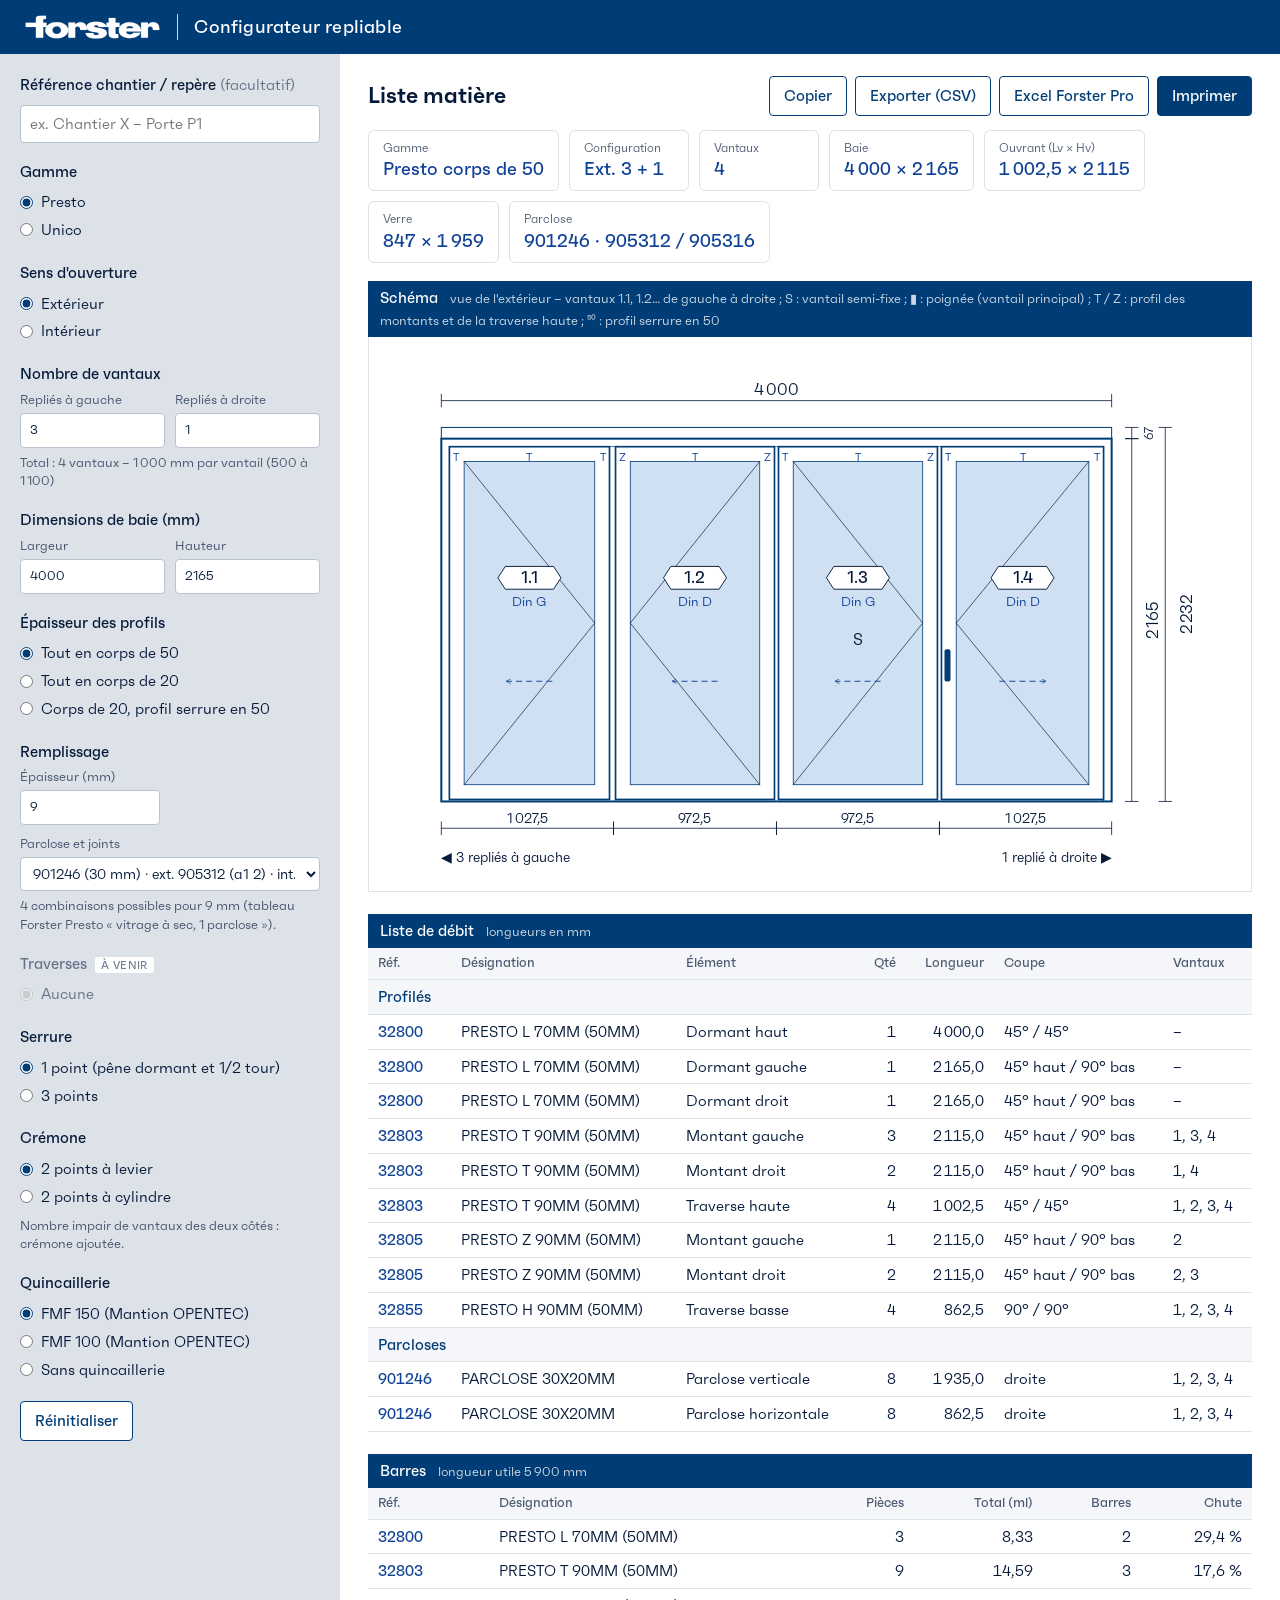
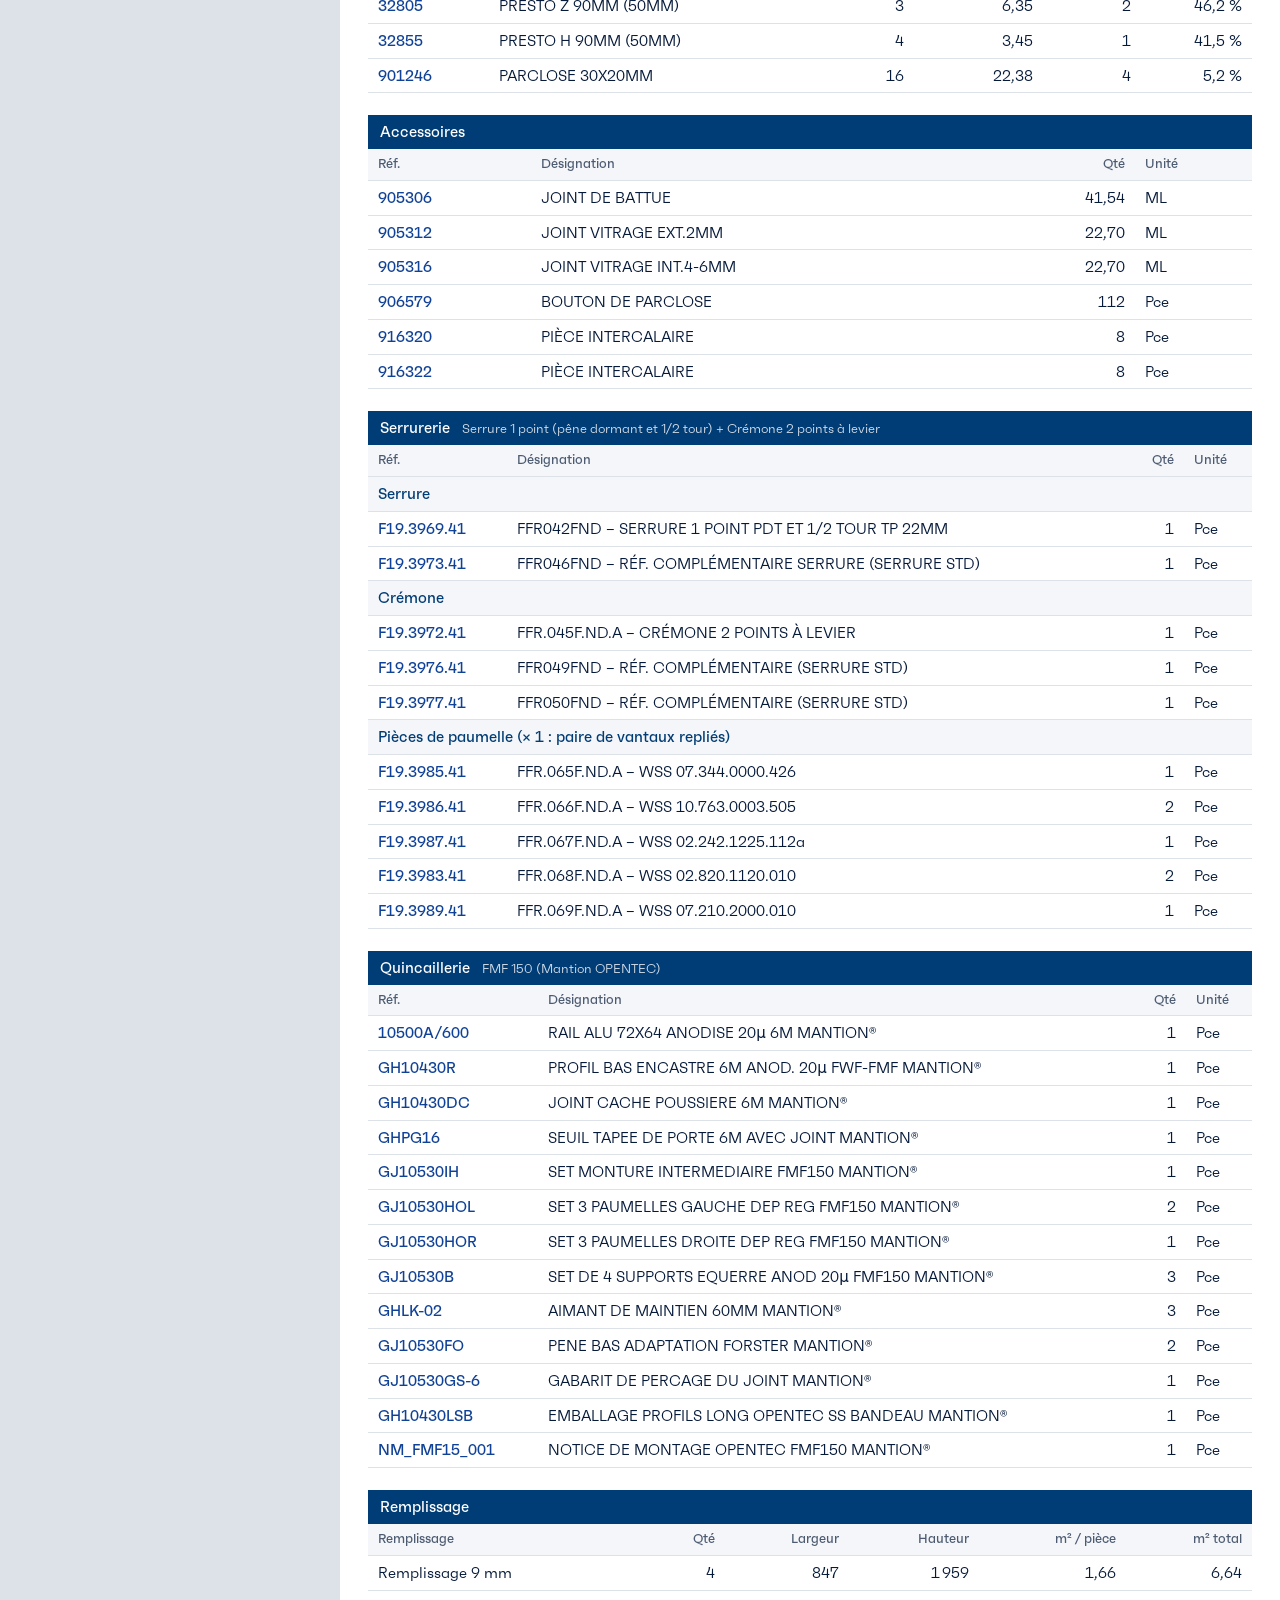
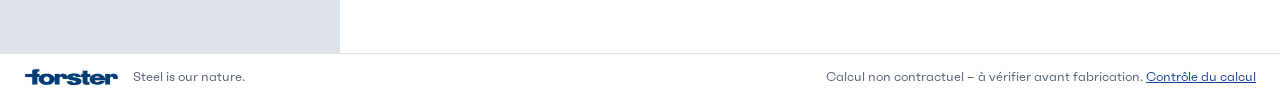
<file: index.html>
<!DOCTYPE html>
<html lang="fr">
<head>
  <meta charset="utf-8">
  <meta name="viewport" content="width=device-width, initial-scale=1">
  <title>Configurateur repliable – Forster</title>
  <link rel="icon" href="assets/logo-forster.svg" type="image/svg+xml">
  <link rel="stylesheet" href="css/style.css">
</head>
<body>
  <header class="entete">
    <img src="assets/logo-forster-blanc.svg" alt="Forster">
    <span class="filet"></span>
    <span class="nom-appli">Configurateur repliable</span>
  </header>

  <div class="mise-en-page">
    <!-- ========== Saisie ========== -->
    <form id="formulaire" class="panneau" autocomplete="off">
      <div class="bloc">
        <label class="libelle" for="chantier">Référence chantier / repère <span class="facultatif">(facultatif)</span></label>
        <input type="text" id="chantier" name="chantier" placeholder="ex. Chantier X – Porte P1">
      </div>

      <fieldset class="bloc">
        <legend class="libelle">Gamme</legend>
        <label class="choix"><input type="radio" name="gamme" value="presto" checked> Presto</label>
        <label class="choix"><input type="radio" name="gamme" value="unico"> Unico</label>
      </fieldset>

      <fieldset class="bloc">
        <legend class="libelle">Sens d'ouverture</legend>
        <label class="choix"><input type="radio" name="sens" value="ext" checked> Extérieur</label>
        <label class="choix"><input type="radio" name="sens" value="int"> Intérieur</label>
      </fieldset>

      <fieldset class="bloc">
        <legend class="libelle">Nombre de vantaux</legend>
        <div class="deux-colonnes">
          <label>Repliés à gauche<input type="number" name="gauche" min="0" max="13" step="1" value="3"></label>
          <label>Repliés à droite<input type="number" name="droite" min="0" max="13" step="1" value="1"></label>
        </div>
        <p class="aide" id="totalVantaux"></p>
      </fieldset>

      <fieldset class="bloc">
        <legend class="libelle">Dimensions de baie (mm)</legend>
        <div class="deux-colonnes">
          <label>Largeur<input type="number" name="largeur" min="1" step="1" value="4000"></label>
          <label>Hauteur<input type="number" name="hauteur" min="1" step="1" value="2165"></label>
        </div>
      </fieldset>

      <fieldset class="bloc" id="blocCorps">
        <legend class="libelle">Épaisseur des profils</legend>
        <label class="choix"><input type="radio" name="corps" value="50" checked> Tout en corps de 50</label>
        <label class="choix"><input type="radio" name="corps" value="20"> Tout en corps de 20</label>
        <label class="choix"><input type="radio" name="corps" value="20-50"> Corps de 20, profil serrure en 50</label>
      </fieldset>

      <fieldset class="bloc">
        <legend class="libelle">Remplissage</legend>
        <label class="etroit">Épaisseur (mm)<input type="number" name="remplissage" min="4" max="27" step="1" value="9"></label>
        <div id="blocMatiere" hidden>
          <label class="libelle-secondaire" for="matiereParclose">Matière de la parclose</label>
          <select id="matiereParclose" name="matiereParclose">
            <option value="acier">Acier</option>
            <option value="inox">Inox</option>
            <option value="alu">Aluminium</option>
          </select>
        </div>
        <label class="libelle-secondaire" for="parclosage">Parclose et joints</label>
        <select id="parclosage" name="parclosage"></select>
        <p class="aide" id="aideParclosage">Tableau Forster Presto « vitrage à sec, 1 parclose » : 4 à 27 mm.</p>
      </fieldset>

      <fieldset class="bloc inactif">
        <legend class="libelle">Traverses <span class="bientot">à venir</span></legend>
        <label class="choix"><input type="radio" name="traverses" value="0" checked disabled> Aucune</label>
      </fieldset>

      <fieldset class="bloc" id="blocFerrureUnico" hidden>
        <legend class="libelle">Ferrure</legend>
        <p class="aide" id="aideFerrureUnico">Ferrure Unico du dossier Forster Pro, imposée par l'épaisseur des profils.</p>
      </fieldset>

      <fieldset class="bloc" id="blocSerrure">
        <legend class="libelle">Serrure</legend>
        <label class="choix"><input type="radio" name="serrure" value="1pt" checked> 1 point (pêne dormant et 1/2 tour)</label>
        <label class="choix"><input type="radio" name="serrure" value="3pts"> 3 points</label>
      </fieldset>

      <fieldset class="bloc" id="blocCremone">
        <legend class="libelle">Crémone</legend>
        <label class="choix"><input type="radio" name="cremone" value="levier" checked> 2 points à levier</label>
        <label class="choix"><input type="radio" name="cremone" value="cylindre"> 2 points à cylindre</label>
        <p class="aide" id="aideCremone">Seulement si le nombre de vantaux est impair des deux côtés (3+1, 5+1, 3+3…).</p>
      </fieldset>

      <fieldset class="bloc">
        <legend class="libelle">Quincaillerie</legend>
        <label class="choix"><input type="radio" name="quincaillerie" value="fmf150" checked> FMF 150 (Mantion OPENTEC)</label>
        <label class="choix" id="choixFmf100"><input type="radio" name="quincaillerie" value="fmf100"> FMF 100 (Mantion OPENTEC)</label>
        <label class="choix"><input type="radio" name="quincaillerie" value="aucune"> Sans quincaillerie</label>
        <div id="blocFixation" class="sous-bloc" hidden>
          <span class="libelle">Fixation du rail</span>
          <label class="choix"><input type="radio" name="fixation" value="murale" checked> Murale (avec bandeau)</label>
          <label class="choix"><input type="radio" name="fixation" value="plafond"> Plafond (sans bandeau)</label>
          <p class="aide">FMF 100 : 3 à 8 vantaux, 6000 × 2400 mm maximum, pas de nombre pair des deux côtés.</p>
        </div>
        <p class="aide" id="aideQuincaillerie" hidden>Unico : FMF 150 selon le dossier Forster Pro (rail, bandeau, profil bas, joint et seuil à la longueur réelle). FMF 100 non prévu.</p>
      </fieldset>

      <button type="button" id="btnReinit" class="bouton secondaire">Réinitialiser</button>
    </form>

    <!-- ========== Résultat ========== -->
    <main id="resultat" class="resultat">
      <div class="barre-actions">
        <h1 id="titreResultat">Liste matière</h1>
        <div class="actions">
          <button type="button" id="btnCopier" class="bouton secondaire">Copier</button>
          <button type="button" id="btnCsv" class="bouton secondaire">Exporter (CSV)</button>
          <button type="button" id="btnExcel" class="bouton secondaire" title="Fichier d'import Forster Pro (format « Import – Zusatzartikel »)">Excel Forster Pro</button>
          <button type="button" id="btnImprimer" class="bouton">Imprimer</button>
        </div>
      </div>
      <p id="message" class="message" hidden></p>
      <div id="contenu"></div>
    </main>
  </div>

  <footer class="pied">
    <img src="assets/logo-forster.svg" alt="Forster">
    <span>Steel is our nature.</span>
    <span class="avertissement">Calcul non contractuel – à vérifier avant fabrication. <a href="tests/tests.html">Contrôle du calcul</a></span>
  </footer>

  <script src="js/calcul.js"></script>
  <script src="js/modele-import-excel.js"></script>
  <script src="js/export-excel.js"></script>
  <script src="js/app.js"></script>
</body>
</html>
</file>
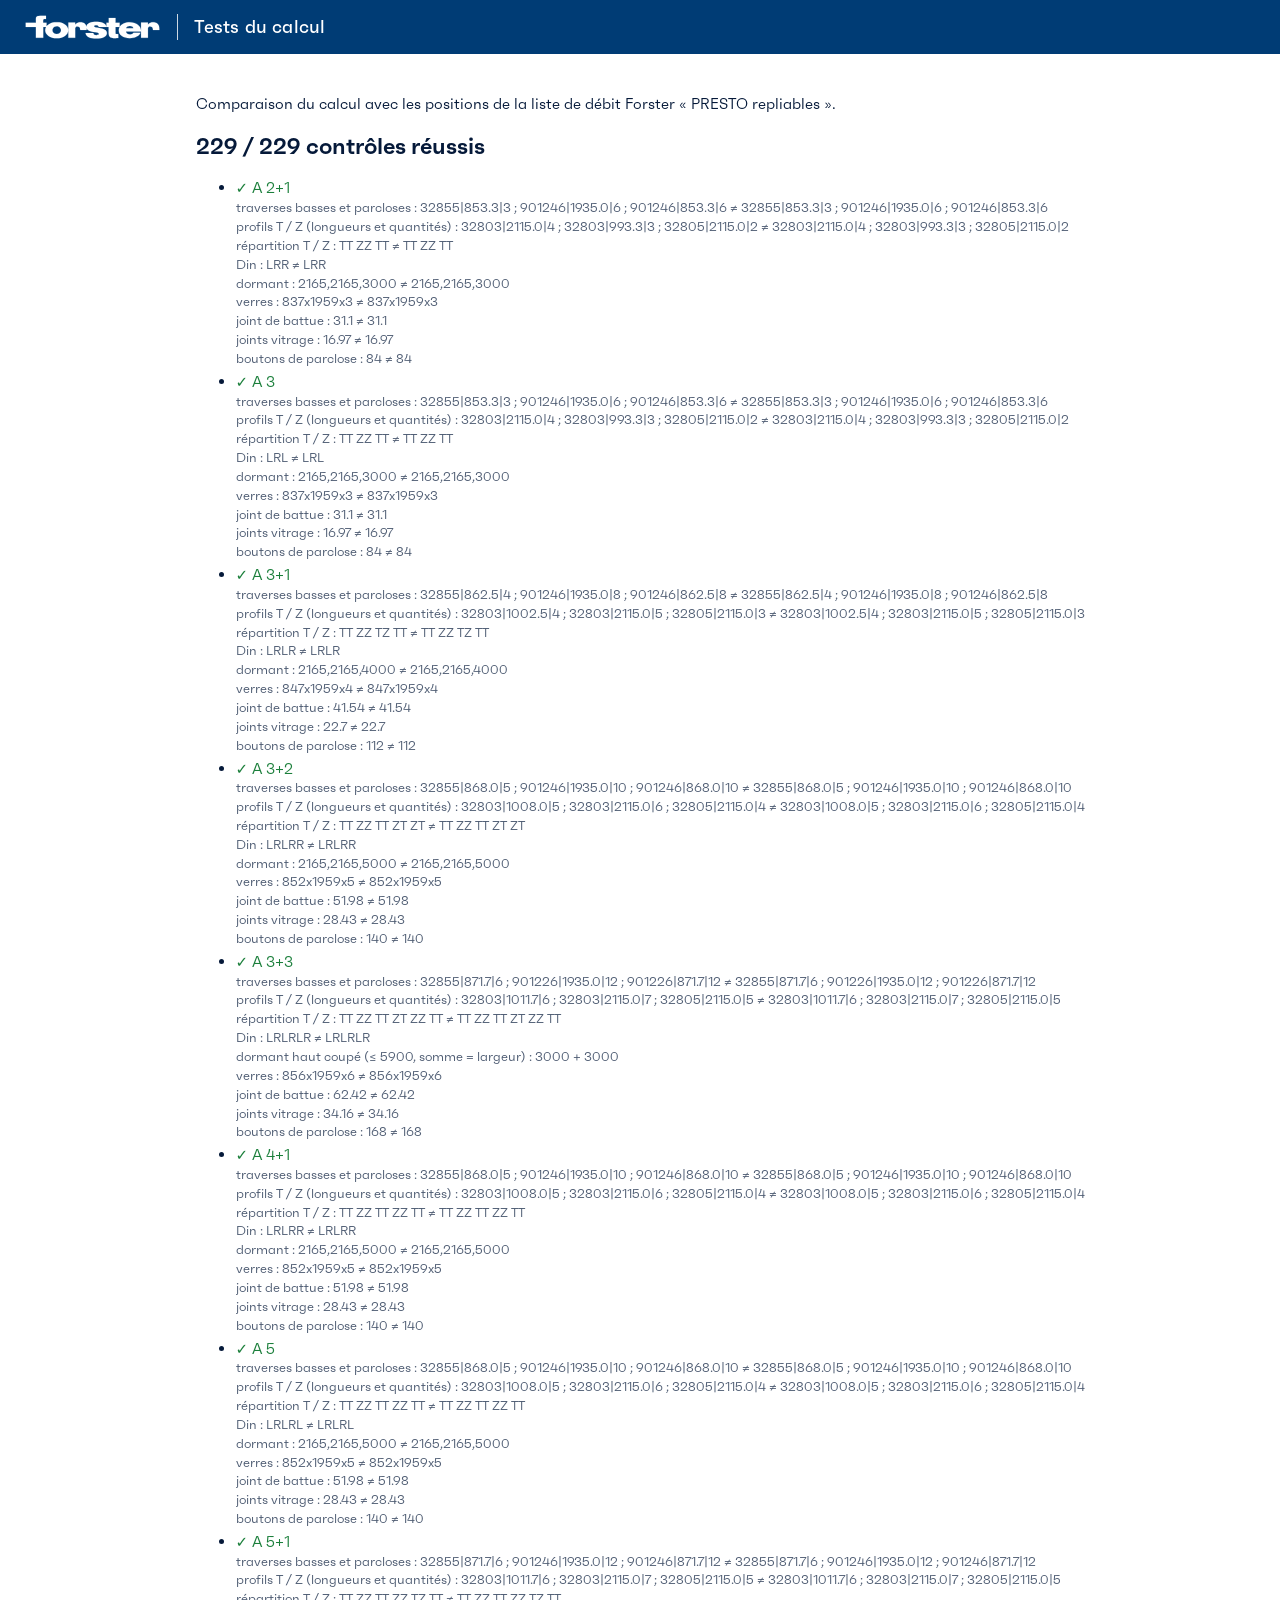
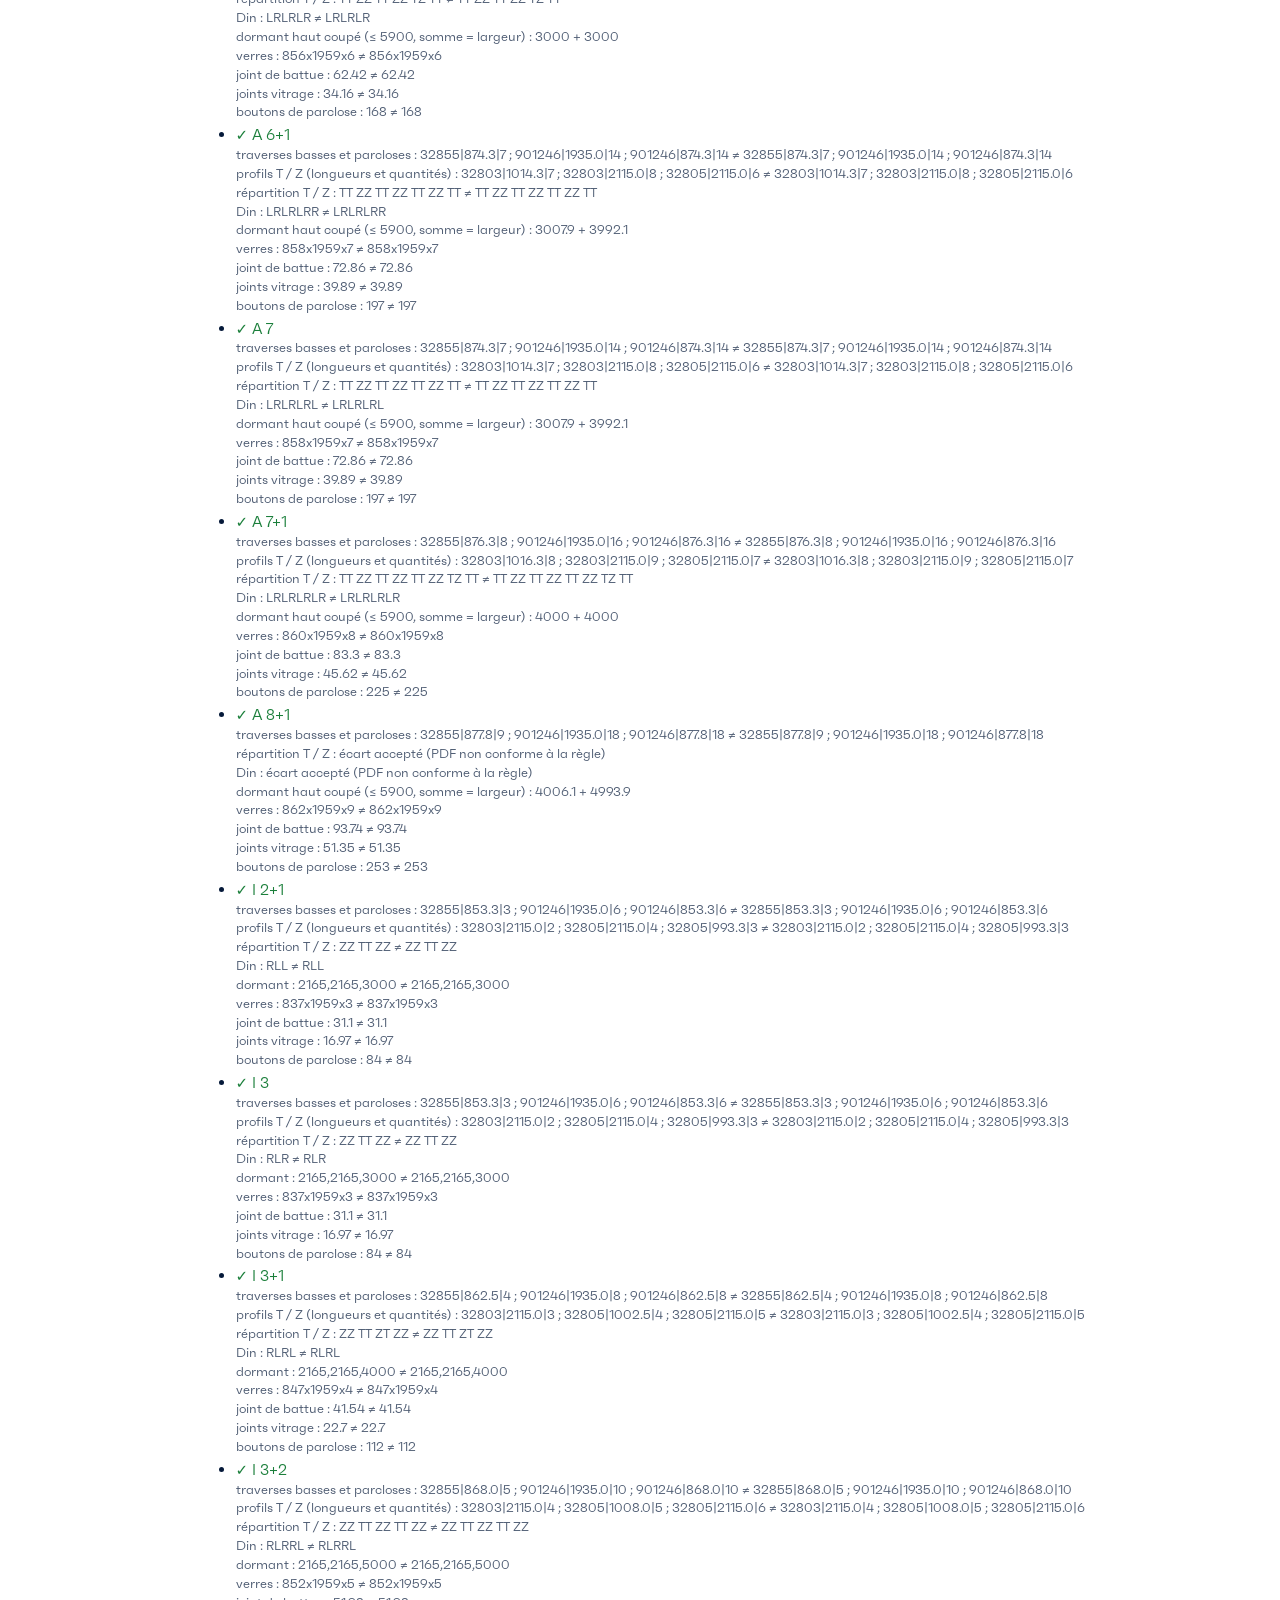
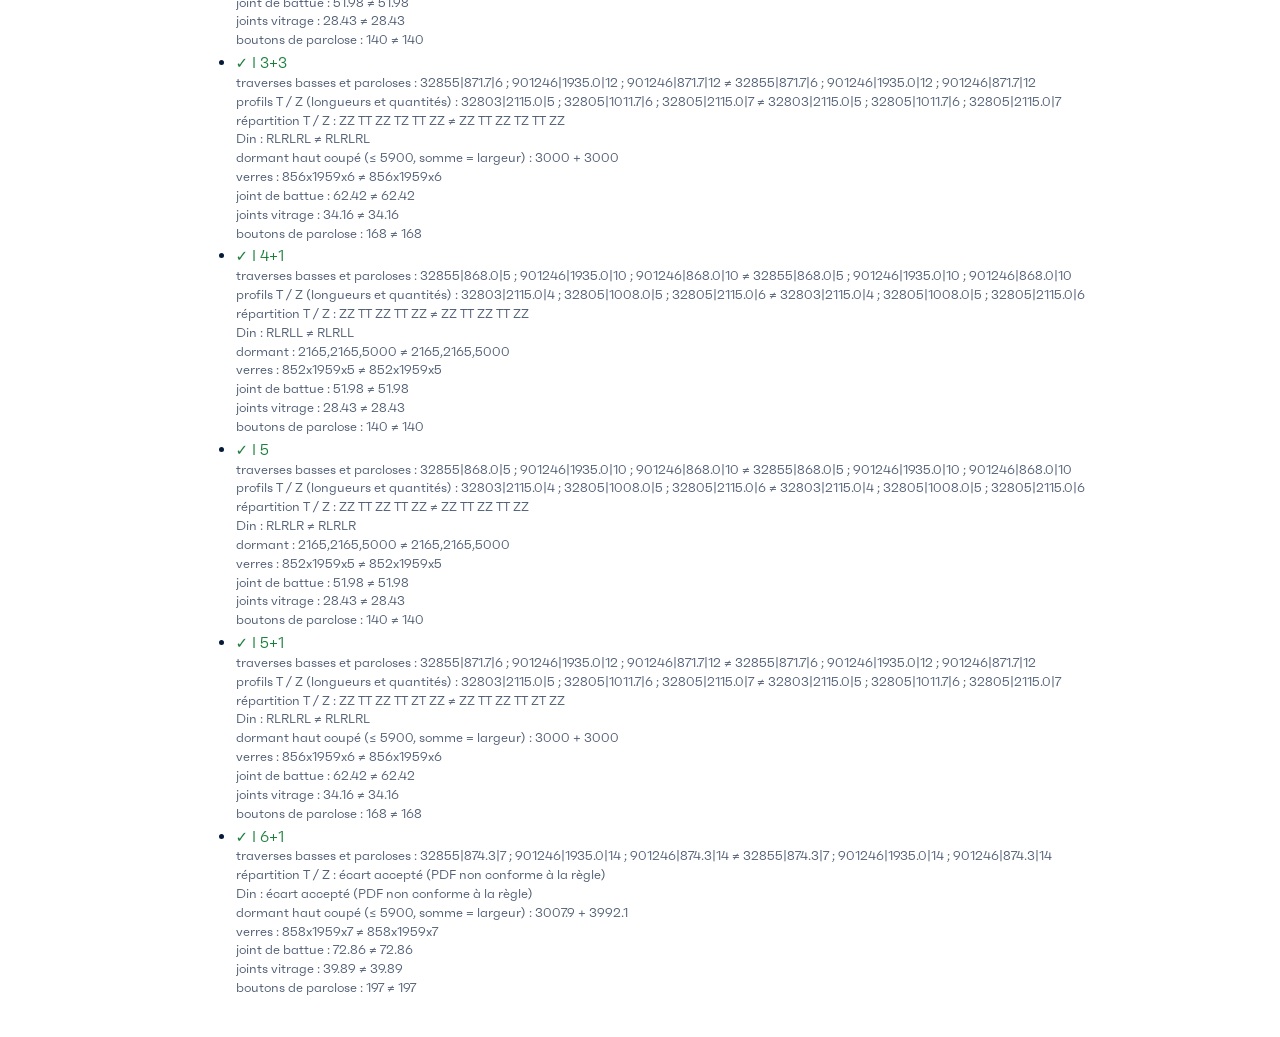
<file: tests/tests.html>
<!DOCTYPE html>
<html lang="fr">
<head>
  <meta charset="utf-8">
  <meta name="viewport" content="width=device-width, initial-scale=1">
  <title>Tests – Configurateur repliable</title>
  <link rel="stylesheet" href="../css/style.css">
  <style>
    main { max-width: 960px; margin: 24px auto; padding: 0 20px; }
    .ok { color: #1b7f3b; } .ko { color: #b45309; font-weight: 500; }
    li { margin: 2px 0; } .detail { opacity: .7; font-size: 13px; }
  </style>
</head>
<body>
  <header class="entete"><img src="../assets/logo-forster-blanc.svg" alt="Forster"><span class="filet"></span><span class="nom-appli">Tests du calcul</span></header>
  <main>
    <p>Comparaison du calcul avec les positions de la liste de débit Forster « PRESTO repliables ».</p>
    <h2 id="bilan">Chargement…</h2>
    <ul id="liste"></ul>
  </main>
  <script src="../js/calcul.js"></script>
  <script src="verifier.js"></script>
  <script>
    Promise.all([fetch('../data/presto.json').then(r => r.json()), fetch('cas-pdf.json').then(r => r.json())])
      .then(([data, jeu]) => {
        const res = verifier(Calcul, data, jeu);
        document.getElementById('bilan').textContent =
          (res.total - res.echecs) + ' / ' + res.total + ' contrôles réussis' + (res.echecs ? ' – ÉCHECS' : '');
        const ul = document.getElementById('liste');
        res.resultats.forEach(r => {
          const ko = r.controles.filter(c => !c.ok);
          const notes = r.controles.filter(c => c.ok && c.detail);
          const li = document.createElement('li');
          li.innerHTML = '<span class="' + (ko.length ? 'ko">✗ ' : 'ok">✓ ') + r.position + '</span>' +
            ko.map(c => '<div class="detail ko">' + c.nom + ' : ' + c.detail + '</div>').join('') +
            notes.map(c => '<div class="detail">' + c.nom + ' : ' + c.detail + '</div>').join('');
          ul.appendChild(li);
        });
      })
      .catch(e => { document.getElementById('bilan').textContent = 'Erreur : ' + e.message + ' (ouvrir via un serveur local)'; });
  </script>
</body>
</html>
</file>
<file: css/style.css>
/* Configurateur repliable – charte graphique Forster */

@font-face { font-family: 'Faktum'; src: url('../assets/fonts/Faktum-Regular.woff') format('woff'); font-weight: 400; font-display: swap; }
@font-face { font-family: 'Faktum'; src: url('../assets/fonts/Faktum-Medium.woff') format('woff'); font-weight: 500; font-display: swap; }
@font-face { font-family: 'Faktum'; src: url('../assets/fonts/Faktum-SemiBold.woff') format('woff'); font-weight: 600; font-display: swap; }

:root {
  --fo-blue: #003C75;   /* Main blue : en-tête, bandeaux */
  --fo-blue2: #0F4196;  /* Secondary blue : références, données techniques */
  --fo-ink: #051939;    /* Texte */
  --fo-ink-70: rgba(5, 25, 57, .7);
  --fo-ink-55: rgba(5, 25, 57, .55);
  --fo-grey: #DDE2E9;   /* Fonds, panneaux, séparateurs */
  --alerte: #C2410C;    /* Seule exception hors charte : alertes */
  --alerte-fond: #FFF4EC;
}

* { box-sizing: border-box; }
html, body { margin: 0; }
body {
  font-family: 'Faktum', system-ui, sans-serif;
  color: var(--fo-ink);
  background: #fff;
  font-size: 15px;
  line-height: 1.45;
  min-height: 100vh;
  display: flex;
  flex-direction: column;
}
h1, h2, h3 { font-weight: 600; margin: 0; }

/* En-tête */
.entete {
  background: var(--fo-blue);
  color: #fff;
  display: flex;
  align-items: center;
  gap: 16px;
  padding: 14px 24px;
}
.entete img { height: 26px; display: block; }
.entete .filet { width: 1px; height: 26px; background: #fff; opacity: .8; }
.entete .nom-appli { font-weight: 500; font-size: 18px; letter-spacing: .2px; }

/* Mise en page */
.mise-en-page { display: grid; grid-template-columns: 340px 1fr; flex: 1; }
@media (max-width: 900px) { .mise-en-page { grid-template-columns: 1fr; } }

/* Panneau de saisie */
.panneau { background: var(--fo-grey); padding: 20px; }
.bloc { border: 0; margin: 0 0 18px; padding: 0; }
.libelle { display: block; font-weight: 500; margin-bottom: 6px; padding: 0; }
.facultatif { font-weight: 400; color: var(--fo-ink-55); }
.choix { display: flex; align-items: center; gap: 8px; padding: 3px 0; cursor: pointer; }
.choix input { accent-color: var(--fo-blue); margin: 0; }
.inactif, .inactif .choix { color: var(--fo-ink-55); cursor: not-allowed; }
.bientot {
  font-size: 11px; font-weight: 500; text-transform: uppercase; letter-spacing: .4px;
  background: #fff; color: var(--fo-ink-55); border-radius: 3px; padding: 1px 6px; margin-left: 4px;
}
.deux-colonnes { display: grid; grid-template-columns: 1fr 1fr; gap: 10px; }
.deux-colonnes label { font-size: 13px; color: var(--fo-ink-70); }
input[type=number], input[type=text] {
  width: 100%; font: inherit; color: var(--fo-ink);
  border: 1px solid #b9c3d0; border-radius: 4px; padding: 7px 9px; background: #fff; margin-top: 3px;
}
input:focus { outline: 2px solid var(--fo-blue2); outline-offset: -1px; border-color: var(--fo-blue2); }
.sous-bloc { margin: 8px 0 0 24px; padding-left: 10px; border-left: 2px solid #b9c3d0; }
.sous-bloc .libelle { font-size: 14px; margin-bottom: 2px; }
.etroit { display: block; font-size: 13px; color: var(--fo-ink-70); max-width: 140px; }
.libelle-secondaire { display: block; font-size: 13px; color: var(--fo-ink-70); margin-top: 10px; }
select { width: 100%; font: inherit; font-size: 14px; color: var(--fo-ink); border: 1px solid #b9c3d0; border-radius: 4px; padding: 6px 8px; background: #fff; margin-top: 3px; }
select:focus { outline: 2px solid var(--fo-blue2); outline-offset: -1px; }
.aide { font-size: 13px; color: var(--fo-ink-70); margin: 6px 0 0; }

/* Boutons */
.bouton {
  font: inherit; font-weight: 500; border-radius: 4px; padding: 8px 14px; cursor: pointer;
  background: var(--fo-blue); color: #fff; border: 1px solid var(--fo-blue);
}
.bouton:hover { background: var(--fo-blue2); border-color: var(--fo-blue2); }
.bouton.secondaire { background: #fff; color: var(--fo-blue); border-color: var(--fo-blue); }
.bouton.secondaire:hover { background: var(--fo-grey); }

/* Résultat */
.resultat { padding: 22px 28px 40px; min-width: 0; }
.barre-actions { display: flex; align-items: center; justify-content: space-between; gap: 12px; flex-wrap: wrap; margin-bottom: 14px; }
.barre-actions h1 { font-size: 22px; }
.actions { display: flex; gap: 8px; flex-wrap: wrap; }
.message { background: var(--alerte-fond); border-left: 4px solid var(--alerte); padding: 10px 14px; margin: 0 0 14px; }
.alertes { background: var(--alerte-fond); border-left: 4px solid var(--alerte); padding: 8px 14px; margin: 0 0 16px; }
.alertes ul { margin: 0; padding-left: 18px; }
.alertes li { margin: 3px 0; }

.synthese { display: flex; flex-wrap: wrap; gap: 10px; margin-bottom: 18px; }
.tuile { border: 1px solid var(--fo-grey); border-radius: 6px; padding: 8px 14px; min-width: 120px; }
.tuile .t { font-size: 12px; color: var(--fo-ink-70); }
.tuile .v { font-size: 18px; font-weight: 500; color: var(--fo-blue2); font-variant-numeric: tabular-nums; }

.section { margin-bottom: 22px; break-inside: avoid; }
.bandeau { background: var(--fo-blue); color: #fff; font-weight: 500; padding: 6px 12px; font-size: 15px; }
.bandeau .note { font-weight: 400; opacity: .8; font-size: 13px; margin-left: 8px; }

.schema { border: 1px solid var(--fo-grey); border-top: 0; padding: 12px; overflow-x: auto; }
.schema svg { display: block; max-width: 100%; height: auto; margin: 0 auto; }

table { width: 100%; border-collapse: collapse; font-variant-numeric: tabular-nums; }
th, td { text-align: left; padding: 6px 10px; border-bottom: 1px solid var(--fo-grey); vertical-align: top; }
th { font-weight: 500; font-size: 13px; color: var(--fo-ink-70); background: #f4f6f9; }
td.n, th.n { text-align: right; }
td.ref { color: var(--fo-blue2); font-weight: 500; white-space: nowrap; }
tr.sous-titre td { background: #f4f6f9; font-weight: 500; color: var(--fo-blue); }
.a-confirmer { color: var(--alerte); font-size: 12px; font-weight: 500; }

/* Pied de page */
.pied {
  display: flex; align-items: center; gap: 14px; flex-wrap: wrap;
  border-top: 1px solid var(--fo-grey); padding: 14px 24px; font-size: 13px; color: var(--fo-ink-70);
}
.pied img { height: 18px; }
.pied .avertissement { margin-left: auto; }
.pied a { color: var(--fo-blue2); }

/* Impression */
@media print {
  @page { size: A4; margin: 12mm; }
  body { font-size: 11px; }
  .panneau, .actions, .pied a, #btnReinit { display: none !important; }
  .mise-en-page { display: block; }
  .resultat { padding: 0; }
  .entete, .bandeau, th, tr.sous-titre td { -webkit-print-color-adjust: exact; print-color-adjust: exact; }
  th, td { padding: 3px 6px; }
}
</file>
